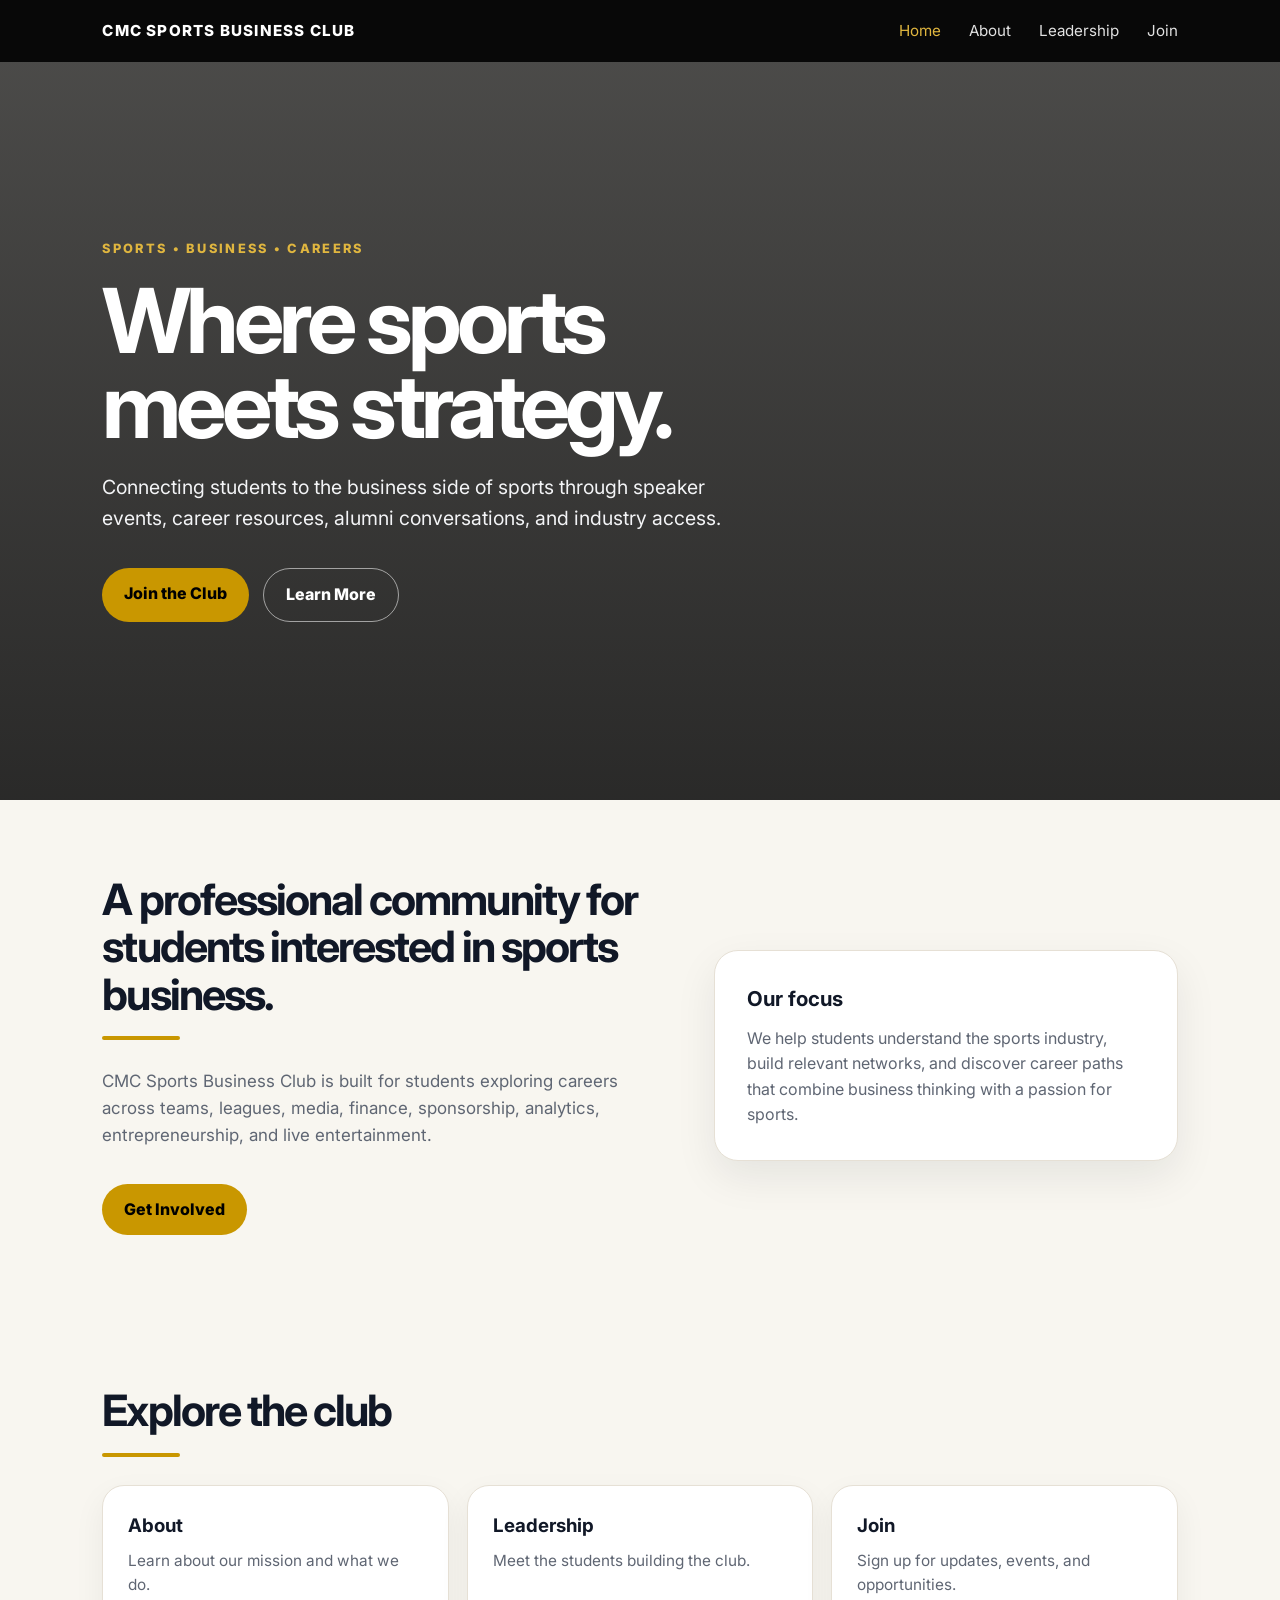
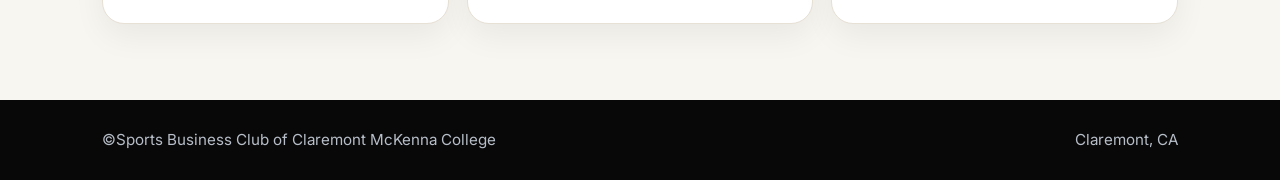
<file: index.html>
<!DOCTYPE html>
<html lang="en">
<head>
  <meta charset="UTF-8" />
  <meta name="viewport" content="width=device-width, initial-scale=1.0" />
  <title>CMC Sports Business Club</title>

  <link rel="preconnect" href="https://fonts.googleapis.com">
  <link rel="preconnect" href="https://fonts.gstatic.com" crossorigin>
  <link href="https://fonts.googleapis.com/css2?family=Inter:wght@400;500;600;700;800;900&display=swap" rel="stylesheet">

  <link rel="stylesheet" href="style.css" />
</head>

<body>

  <header>
    <div class="logo">CMC Sports Business Club</div>

    <nav>
      <a class="active" href="index.html">Home</a>
      <a href="about.html">About</a>
      <a href="leadership.html">Leadership</a>
      <a href="join.html">Join</a>
    </nav>
  </header>

  <main>

    <section class="hero">
      <div class="hero-content">

        <div class="eyebrow">
          SPORTS • BUSINESS • CAREERS
        </div>

        <h1>
          Where sports<br>
          meets strategy.
        </h1>

        <p>
          Connecting students to the business side of sports through speaker events,
          career resources, alumni conversations, and industry access.
        </p>

        <div class="button-row">
          <a href="join.html" class="btn btn-primary">
            Join the Club
          </a>

          <a href="about.html" class="btn btn-secondary">
            Learn More
          </a>
        </div>

      </div>
    </section>

    <section>

      <div class="home-grid">

        <div>

          <h2 class="section-title">
            A professional community for students interested in sports business.
          </h2>

          <div class="gold-line"></div>

          <p class="section-intro">
            CMC Sports Business Club is built for students exploring careers across teams,
            leagues, media, finance, sponsorship, analytics, entrepreneurship,
            and live entertainment.
          </p>

          <a href="join.html" class="btn btn-primary">
            Get Involved
          </a>

        </div>

        <div class="info-card">

          <h3>Our focus</h3>

          <p>
            We help students understand the sports industry, build relevant
            networks, and discover career paths that combine business thinking
            with a passion for sports.
          </p>

        </div>

      </div>

    </section>

    <section>

      <h2 class="section-title">
        Explore the club
      </h2>

      <div class="gold-line"></div>

      <div class="quick-links">

        <a class="quick-link" href="about.html">
          <h3>About</h3>
          <p>Learn about our mission and what we do.</p>
        </a>

        <a class="quick-link" href="leadership.html">
          <h3>Leadership</h3>
          <p>Meet the students building the club.</p>
        </a>

        <a class="quick-link" href="join.html">
          <h3>Join</h3>
          <p>Sign up for updates, events, and opportunities.</p>
        </a>

      </div>

    </section>

  </main>

  <footer>
    <span>©Sports Business Club of Claremont McKenna College</span>
    <span>Claremont, CA</span>
  </footer>
</body>
</html>
</file>
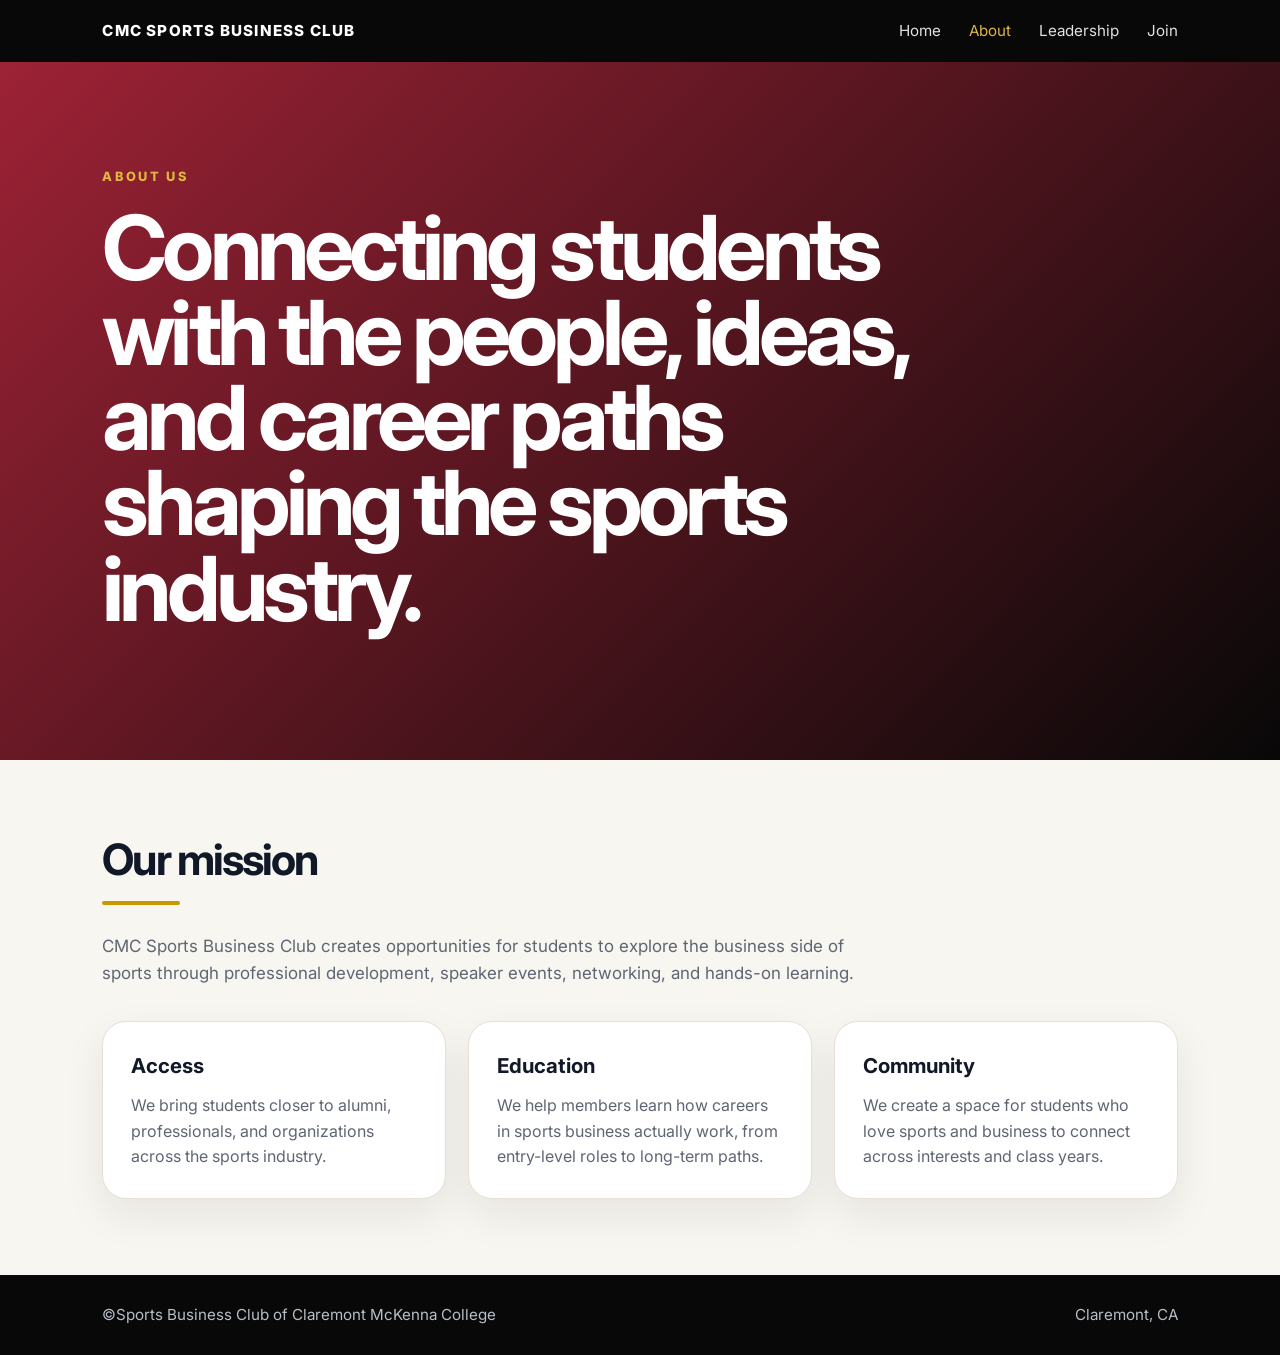
<file: about.html>
<!DOCTYPE html>
<html lang="en">
<head>
  <meta charset="UTF-8" />
  <meta name="viewport" content="width=device-width, initial-scale=1.0" />
  <title>About | CMC Sports Business Club</title>
  <link rel="preconnect" href="https://fonts.googleapis.com">
  <link rel="preconnect" href="https://fonts.gstatic.com" crossorigin>
  <link href="https://fonts.googleapis.com/css2?family=Inter:wght@400;500;600;700;800;900&display=swap" rel="stylesheet">
  <link rel="stylesheet" href="style.css" />
</head>
<body>
  <header>
    <div class="logo">CMC Sports Business Club</div>
    <nav>
      <a href="index.html">Home</a>
      <a class="active" href="about.html">About</a>
      <a href="leadership.html">Leadership</a>
      <a href="join.html">Join</a>
    </nav>
  </header>

  <main>
    <div class="page-hero">
      <div class="eyebrow">About Us</div>
      <h1>Connecting students with the people, ideas, and career paths shaping the sports industry.</h1>
    </div>

    <section>
      <h2 class="section-title">Our mission</h2>
      <div class="gold-line"></div>
      <p class="section-intro">CMC Sports Business Club creates opportunities for students to explore the business side of sports through professional development, speaker events, networking, and hands-on learning.</p>
      <div class="cards">
        <div class="card"><h3>Access</h3><p>We bring students closer to alumni, professionals, and organizations across the sports industry.</p></div>
        <div class="card"><h3>Education</h3><p>We help members learn how careers in sports business actually work, from entry-level roles to long-term paths.</p></div>
        <div class="card"><h3>Community</h3><p>We create a space for students who love sports and business to connect across interests and class years.</p></div>
      </div>
    </section>
  </main>

  <footer>
    <span>©Sports Business Club of Claremont McKenna College</span>
    <span>Claremont, CA</span>
  </footer>
</body>
</html>
</file>
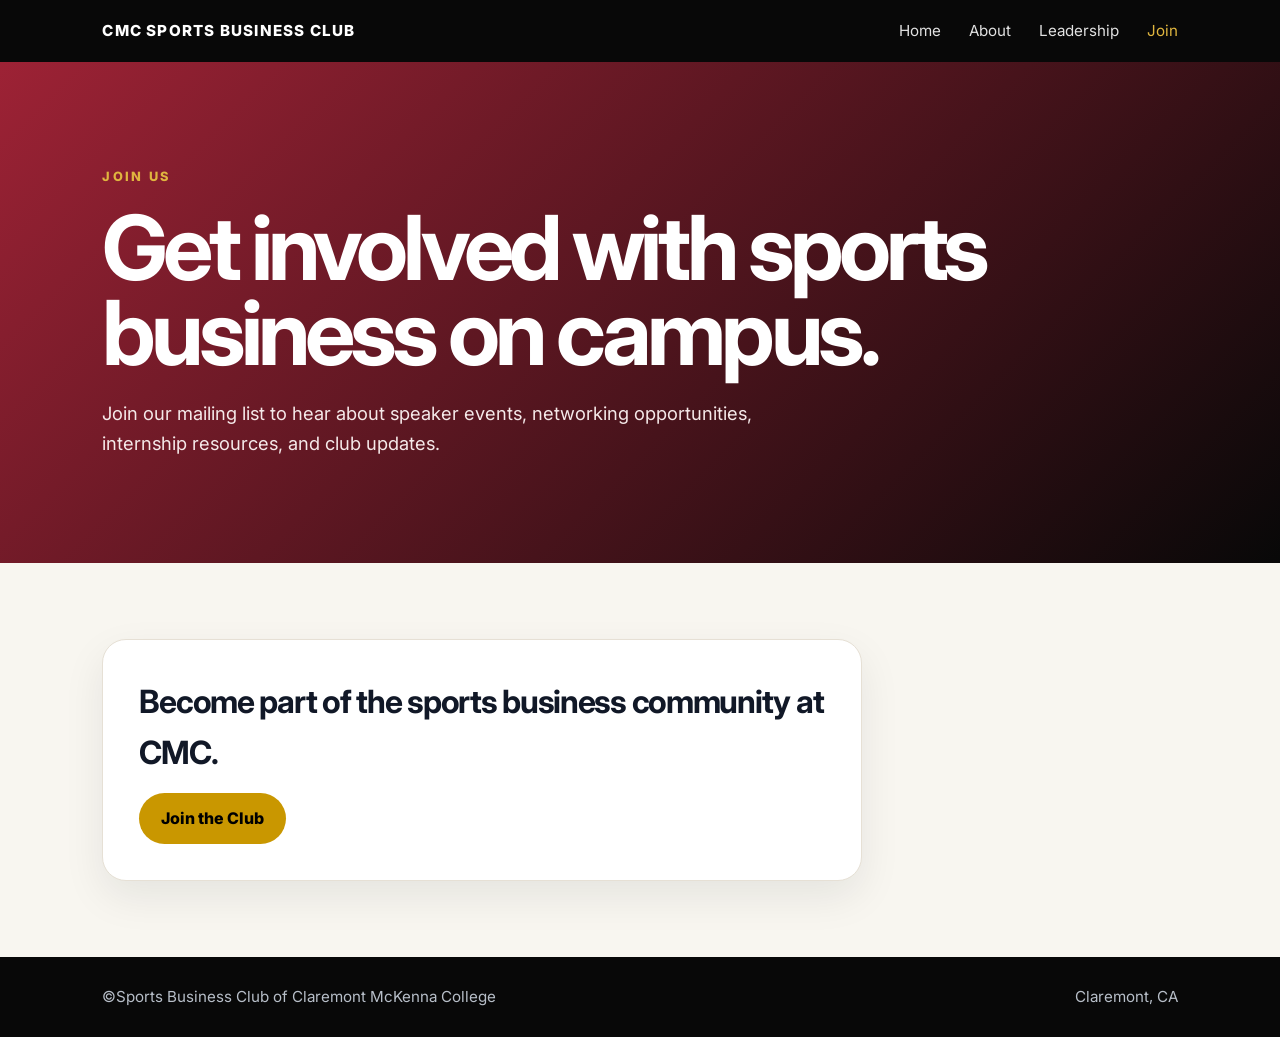
<file: join.html>
<!DOCTYPE html>
<html lang="en">
<head>
  <meta charset="UTF-8" />
  <meta name="viewport" content="width=device-width, initial-scale=1.0" />
  <title>Join | CMC Sports Business Club</title>
  <link rel="preconnect" href="https://fonts.googleapis.com">
  <link rel="preconnect" href="https://fonts.gstatic.com" crossorigin>
  <link href="https://fonts.googleapis.com/css2?family=Inter:wght@400;500;600;700;800;900&display=swap" rel="stylesheet">
  <link rel="stylesheet" href="style.css" />
</head>
<body>
  <header>
    <div class="logo">CMC Sports Business Club</div>
    <nav>
      <a href="index.html">Home</a>
      <a href="about.html">About</a>
      <a href="leadership.html">Leadership</a>
      <a class="active" href="join.html">Join</a>
    </nav>
  </header>

  <main>
    <div class="page-hero">
      <div class="eyebrow">Join Us</div>
      <h1>Get involved with sports business on campus.</h1>
      <p>Join our mailing list to hear about speaker events, networking opportunities, internship resources, and club updates.</p>
    </div>

    <section>
      <div class="join-card">
        <h2>Become part of the sports business community at CMC.</h2>
        <a class="btn btn-primary" href="https://docs.google.com/forms/d/e/1FAIpQLSfHT02JwRj2D5GM7RITT6T_4vFL4lQVydDvP5WFFoneQjzYiQ/viewform?usp=sharing&ouid=111047308454157987511"target="_blank">Join the Club</a>
      </div>
    </section>
  </main>

  <footer>
    <span>©Sports Business Club of Claremont McKenna College</span>
    <span>Claremont, CA</span>
  </footer>
</body>
</html>
</file>
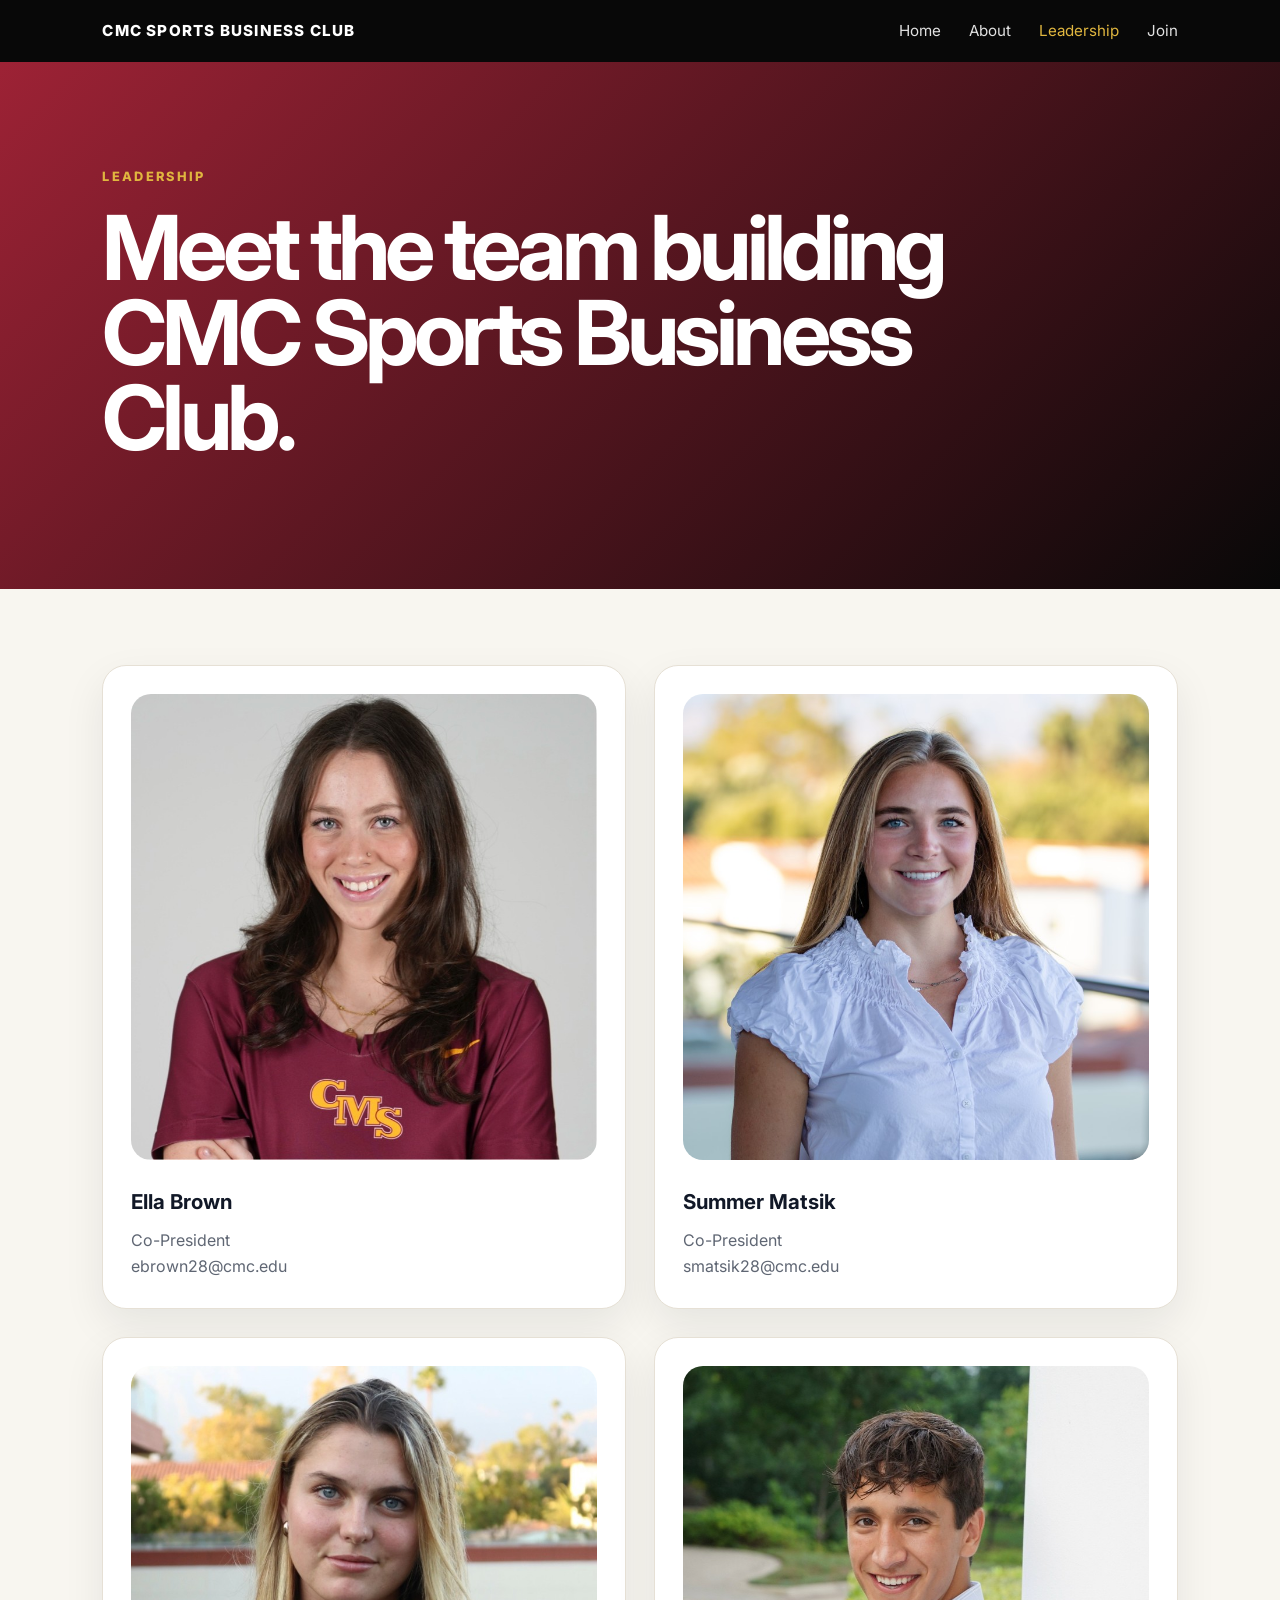
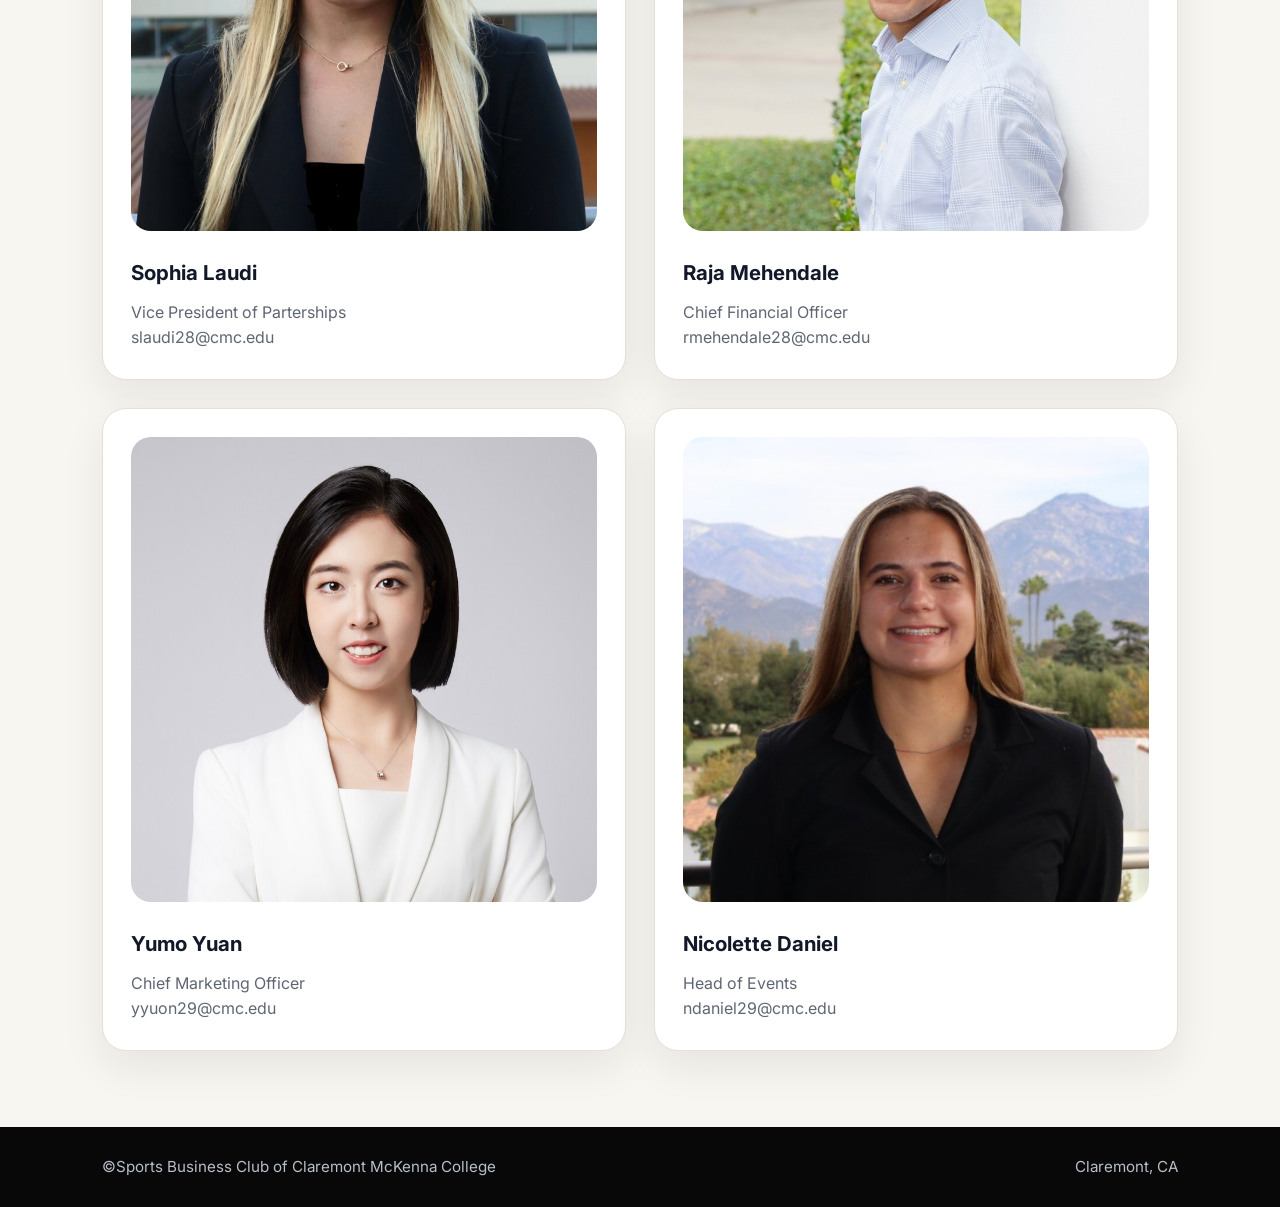
<file: leadership.html>
<!DOCTYPE html>
<html lang="en">
<head>
  <meta charset="UTF-8" />
  <meta name="viewport" content="width=device-width, initial-scale=1.0" />
  <title>Leadership | CMC Sports Business Club</title>
  <link rel="preconnect" href="https://fonts.googleapis.com">
  <link rel="preconnect" href="https://fonts.gstatic.com" crossorigin>
  <link href="https://fonts.googleapis.com/css2?family=Inter:wght@400;500;600;700;800;900&display=swap" rel="stylesheet">
  <link rel="stylesheet" href="style.css" />
</head>
<body>
  <header>
    <div class="logo">CMC Sports Business Club</div>
    <nav>
      <a href="index.html">Home</a>
      <a href="about.html">About</a>
      <a class="active" href="leadership.html">Leadership</a>
      <a href="join.html">Join</a>
    </nav>
  </header>

  <main>
    <div class="page-hero">
      <div class="eyebrow">Leadership</div>
      <h1>Meet the team building CMC Sports Business Club.</h1>
    </div>

    <section>
      <div class="team">
        <div class="person"><img class="photo" src="ella.jpg" alt="Ella Brown"><h3>Ella Brown</h3><p>Co-President</p><p class="email">
    ebrown28@cmc.edu
  </p></div>
        <div class="person"><img class="photo" src="summer.jpg" alt="Summer Matsik"><h3>Summer Matsik</h3><p>Co-President</p><p class="email">
    smatsik28@cmc.edu
  </p></div>
        <div class="person"><img class="photo" src="sophia.jpg" alt="Sophia Laudi"><h3>Sophia Laudi</h3><p>Vice President of Parterships</p><p class="email">
    slaudi28@cmc.edu
  </p></div>
        <div class="person"><img class="photo" src="raja.jpg" alt="Raja Mehendale"><h3>Raja Mehendale</h3><p>Chief Financial Officer</p><p class="email">
    rmehendale28@cmc.edu
  </p></div>
        <div class="person"><img class="photo" src="yumo.jpg" alt="Yumo Yuan"><h3>Yumo Yuan</h3><p>Chief Marketing Officer</p><p class="email">
    yyuon29@cmc.edu
  </p></div>
        <div class="person"><img class="photo" src="nicolette.jpg" alt="Nicolette Daniel"><h3>Nicolette Daniel</h3><p>Head of Events</p><p class="email">
    ndaniel29@cmc.edu
  </p></div>
      </div>
      </div>
      </div>
      </div>
    </section>
  </main>

  <footer>
    <span>©Sports Business Club of Claremont McKenna College</span>
    <span>Claremont, CA</span>
  </footer>
</body>
</html>
</file>
<file: style.css>
:root {
  --dark: #080808;
  --cardinal: #9D2235;
  --cardinal-dark: #5C101D;
  --gold: #C99700;
  --gold-light: #E0B63F;
  --light: #F8F6F0;
  --text: #111827;
  --muted: #5F6673;
  --border: #E6E0D5;
}

* {
  margin: 0;
  padding: 0;
  box-sizing: border-box;
}

body {
  font-family: 'Inter', Arial, Helvetica, sans-serif;
  color: var(--text);
  background: var(--light);
  line-height: 1.6;
}

header {
  background: var(--dark);
  color: white;
  padding: 18px 8%;
  display: flex;
  justify-content: space-between;
  align-items: center;
  position: sticky;
  top: 0;
  z-index: 10;
}

.logo {
  font-weight: 800;
  letter-spacing: 0.08em;
  text-transform: uppercase;
  font-size: 0.95rem;
}

nav a {
  color: white;
  text-decoration: none;
  margin-left: 24px;
  font-size: 0.95rem;
  opacity: 0.88;
}

nav a:hover,
nav a.active {
  opacity: 1;
  color: var(--gold-light);
}

.hero {
  min-height: 82vh;
  background:
    linear-gradient(rgba(8, 8, 8, 0.72), rgba(8, 8, 8, 0.86)),
    url('https://images.unsplash.com/photo-1546519638-68e109498ffc?auto=format&fit=crop&w=1800&q=80');
  background-size: cover;
  background-position: center;
  color: white;
  display: flex;
  align-items: center;
  padding: 0 8%;
}

.hero-content {
  max-width: 790px;
}

.eyebrow {
  color: var(--gold-light);
  text-transform: uppercase;
  letter-spacing: 0.18em;
  font-size: 0.8rem;
  font-weight: 800;
  margin-bottom: 18px;
}

h1 {
  font-size: clamp(2.8rem, 7vw, 5.8rem);
  line-height: 0.95;
  margin-bottom: 24px;
  letter-spacing: -0.055em;
}

.hero p {
  font-size: 1.22rem;
  max-width: 650px;
  color: #F3F4F6;
  margin-bottom: 34px;
}

.button-row {
  display: flex;
  gap: 14px;
  flex-wrap: wrap;
}

.btn {
  display: inline-block;
  padding: 13px 22px;
  border-radius: 999px;
  text-decoration: none;
  font-weight: 800;
  transition: 0.2s ease;
}

.btn-primary {
  background: var(--gold);
  color: black;
}

.btn-primary:hover {
  background: var(--gold-light);
  transform: translateY(-2px);
}

.btn-secondary {
  border: 1px solid rgba(255, 255, 255, 0.55);
  color: white;
}

.btn-secondary:hover {
  border-color: white;
  color: var(--gold-light);
  transform: translateY(-2px);
}

.page-hero {
  background: linear-gradient(135deg, var(--cardinal), var(--dark));
  color: white;
  padding: 105px 8%;
}

.page-hero h1 {
  max-width: 920px;
}

.page-hero p {
  max-width: 720px;
  color: #F5E9E9;
  font-size: 1.15rem;
}

section {
  padding: 76px 8%;
}

.section-title {
  font-size: clamp(2rem, 4vw, 2.7rem);
  line-height: 1.1;
  margin-bottom: 18px;
  letter-spacing: -0.045em;
}

.gold-line {
  width: 78px;
  height: 4px;
  background: var(--gold);
  border-radius: 999px;
  margin: 18px 0 28px;
}

.section-intro {
  max-width: 780px;
  color: var(--muted);
  font-size: 1.06rem;
  margin-bottom: 34px;
}

.home-grid {
  display: grid;
  grid-template-columns: 1.1fr 0.9fr;
  gap: 44px;
  align-items: center;
}

.info-card,
.card,
.person,
.join-card {
  background: white;
  border: 1px solid var(--border);
  border-radius: 24px;
  box-shadow: 0 16px 42px rgba(15, 23, 42, 0.08);
}

.info-card {
  padding: 32px;
}

.info-card h3,
.card h3,
.person h3 {
  margin-bottom: 10px;
  font-size: 1.28rem;
}

.info-card p,
.card p,
.person p,
.join-card p {
  color: var(--muted);
}

.cards {
  display: grid;
  grid-template-columns: repeat(3, 1fr);
  gap: 22px;
}

.card {
  padding: 28px;
}

.quick-links {
  display: grid;
  grid-template-columns: repeat(3, 1fr);
  gap: 18px;
}

.quick-link {
  background: white;
  padding: 25px;
  border-radius: 22px;
  border: 1px solid var(--border);
  text-decoration: none;
  color: var(--text);
  box-shadow: 0 12px 32px rgba(15, 23, 42, 0.06);
  transition: 0.2s ease;
}

.quick-link:hover {
  transform: translateY(-4px);
  box-shadow: 0 18px 38px rgba(15, 23, 42, 0.1);
}

.quick-link h3 {
  margin-bottom: 8px;
}

.quick-link p {
  color: var(--muted);
  font-size: 0.96rem;
}

.team {
  display: grid;
  grid-template-columns: repeat(2, 1fr);
  gap: 28px;
}

.person {
  padding: 28px;
}

.photo {
  width: 100%;
  aspect-ratio: 1 / 1;
  object-fit: cover;
  border-radius: 20px;
  margin-bottom: 18px;
}

.join-card {
  padding: 36px;
  max-width: 760px;
}

.join-card h2 {
  margin-bottom: 14px;
  font-size: 2rem;
  letter-spacing: -0.04em;
}

.join-card p {
  margin-bottom: 26px;
}

footer {
  background: var(--dark);
  color: #B7BEC8;
  padding: 28px 8%;
  display: flex;
  justify-content: space-between;
  gap: 16px;
  flex-wrap: wrap;
  font-size: 0.95rem;
}

footer a {
  color: #F3F4F6;
  text-decoration: none;
}

@media (max-width: 850px) {
  header {
    flex-direction: column;
    align-items: flex-start;
    gap: 14px;
  }

  nav a {
    margin-left: 0;
    margin-right: 16px;
    display: inline-block;
    margin-bottom: 6px;
  }

  .home-grid,
  .cards,
  .quick-links,
  .team {
    grid-template-columns: 1fr;
  }

  .hero {
    min-height: 76vh;
  }
}
</file>
